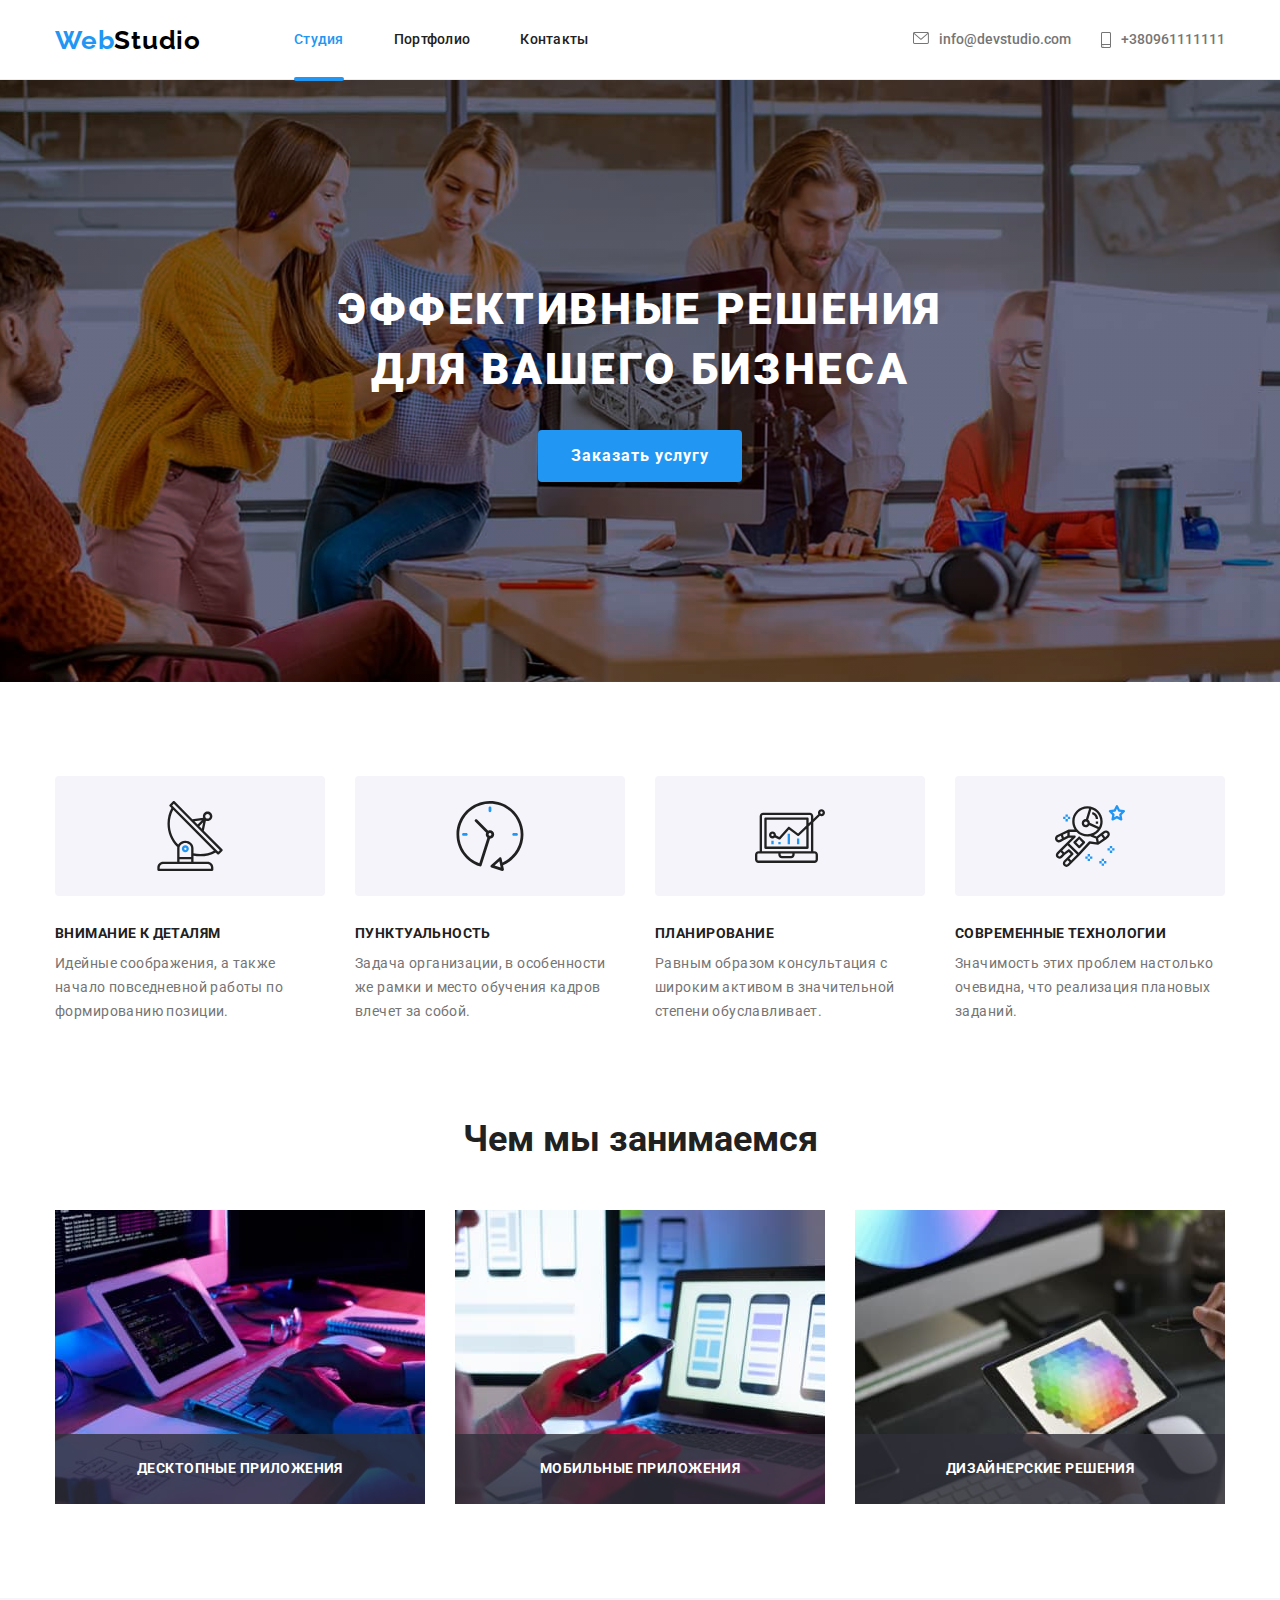
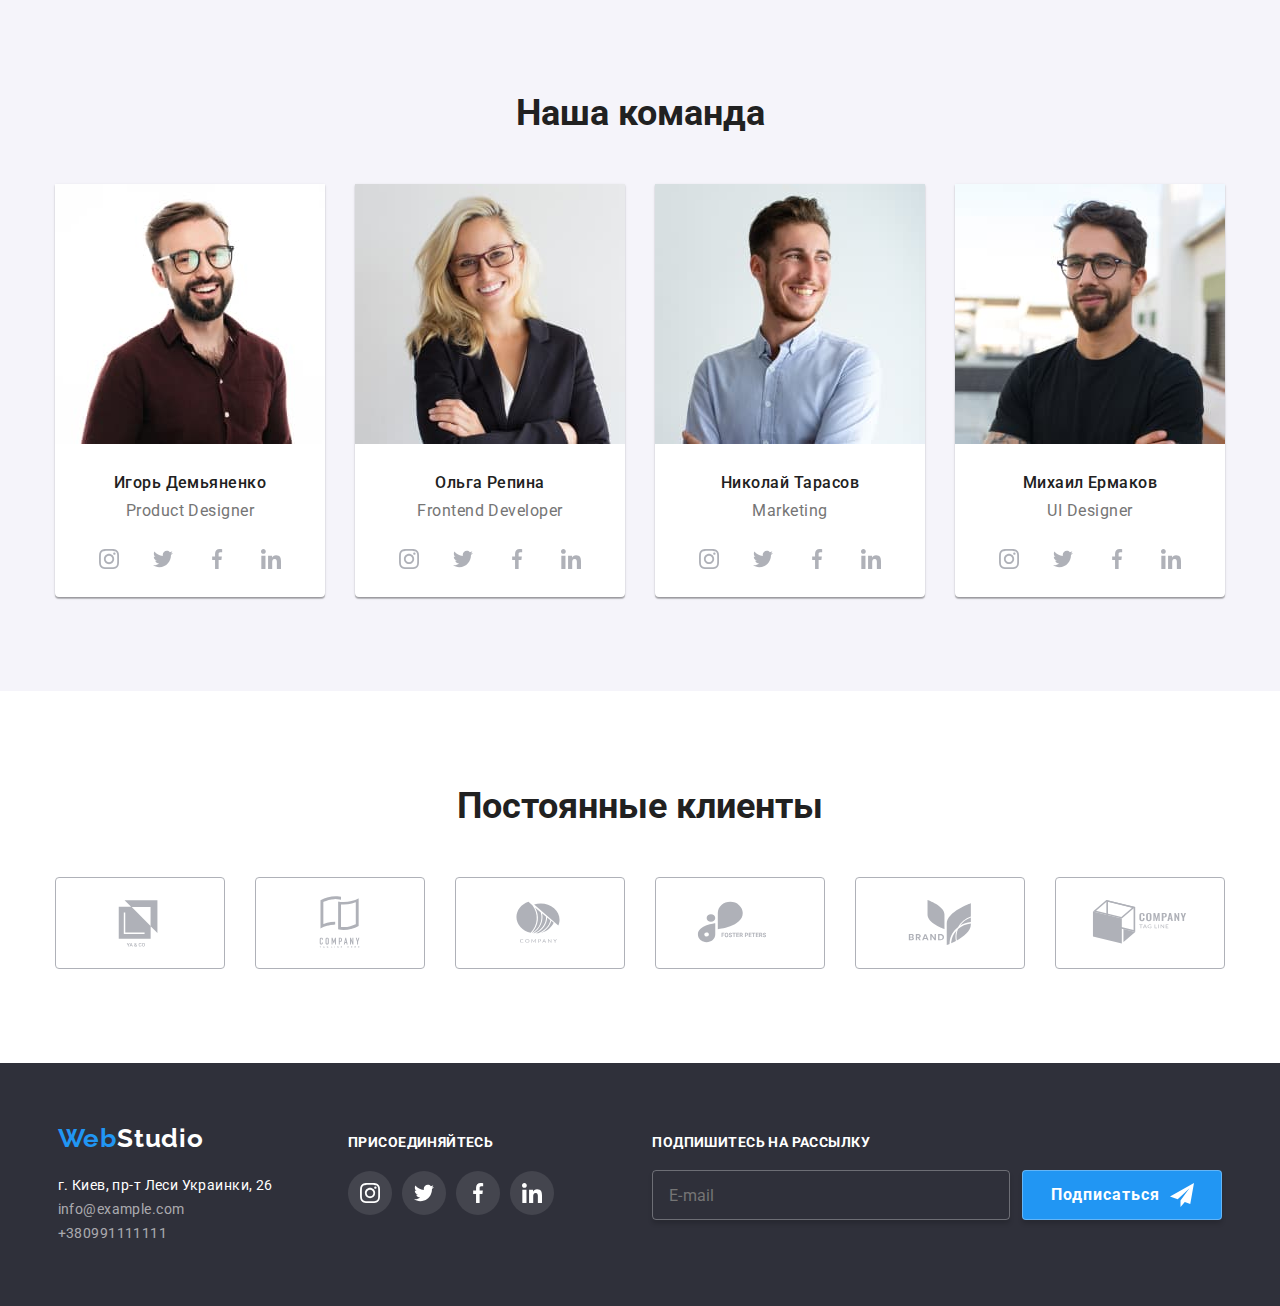
<file: index.html>
<!DOCTYPE html>
<html lang="ru">

<head>
    <meta charset="UTF-8">
    <meta http-equiv="X-UA-Compatible" content="IE=edge">
    <meta name="viewport" content="width=device-width, initial-scale=1.0">
    <link rel="preconnect" href="https://fonts.googleapis.com">
    <link rel="preconnect" href="https://fonts.gstatic.com" crossorigin>
    <link
        href="https://fonts.googleapis.com/css2?family=Raleway:wght@700&family=Roboto:wght@400;500;700;900&display=swap"
        rel="stylesheet">
    <link rel="stylesheet"
        href="https://cdnjs.cloudflare.com/ajax/libs/modern-normalize/1.1.0/modern-normalize.min.css" />
    <link rel="stylesheet" href="./css/main.min.css">
    <title>Студия</title>
</head>

<body data-body>
    <header class="header">
        <div class="container">
            <div class="flex-nav">
                <a class="logo" href="./index.html"><span class="logo__web">Web</span><span
                        class="logo__studio">Studio</span></a>
                <button type="button" class="mobile-menu__button" aria-expanded="false" aria-controls="mobile-menu"
                    data-menu-button>
                    <svg width="40" height="40" aria-label="Переключатель мобильного меню">
                        <use class="mobile-menu__icon" href="./images/sprite.svg#icon-menu-open"></use>
                        <use class="mobile-menu__icon-close" href="./images/sprite.svg#icon-menu-close"></use>
        
                    </svg>
                </button>
        
                
                <div class="mobile-menu" id="mobile-menu" data-menu>
                    <nav class="mobile-menu__nav">
                        <ul class="menu">
                            <li class="menu__list"><a class="menu__link menu__link--active" href="./index.html">Студия</a></li>
                            <li class="menu__list"><a class="menu__link"
                                    href="./portfolio.html">Портфолио</a></li>
                            <li class="menu__list"><a class="menu__link" href="">Контакты</a></li>
                        </ul>
        
                    </nav>
                    <ul class="menu__contact">
                        <li class="contact__item">
                            <a class="contact__link" href="mailto:info@devstudio.com">
                                <svg class="contact__icon" width="16" height="12">
                                    <use href="./images/sprite.svg#icon-email">
                                    </use>
                                </svg>info@devstudio.com</a>
                        </li>
                        <li class="contact__item">
                            <a class="contact__link phone" href="tel:+380961111111">
                                <svg class="contact__icon" width="10" height="16">
                                    <use href="./images/sprite.svg#icon-smartphone-new">
                                    </use>
                                </svg>+380961111111</a>
                        </li>
                    </ul>
                    <ul class="menu__social">
                        <li class="menu__social-list">
                            <a href="#" class="menu__social-link">Instagram</a>
                        </li>
                        <li class="menu__social-list">
                            <a href="#" class="menu__social-link">Twitter</a>
                        </li>
                        <li class="menu__social-list">
                            <a href="#" class="menu__social-link">Facebook</a>
                        </li>
                        <li class="menu__social-list">
                            <a href="#" class="menu__social-link">LinkedIn</a>
                        </li>
                    </ul>
                </div>
                 <ul class="contact">
                        <li class="contact__item">
                            <a class="contact__link" href="mailto:info@devstudio.com">
                                <svg class="contact__icon" width="16" height="12">
                                    <use href="./images/sprite.svg#icon-email">
                                    </use>
                                </svg>info@devstudio.com</a>
                        </li>
                        <li class="contact__item">
                            <a class="contact__link" href="tel:+380961111111">
                                <svg class="contact__icon" width="10" height="16">
                                    <use href="./images/sprite.svg#icon-smartphone-new">
                                    </use>
                                </svg>+380961111111</a>
                        </li>
                    </ul>
                    
                
        
        
        
            </div>
        
        </div>
    </header>

    <main>
        <section class="hero">
            <div class="container">
                <h1 class="hero__title">Эффективные решения для вашего бизнеса</h1>
                <button data-modal-open class="hero__button" type="button">Заказать услугу</button>
            </div>
        </section>

        <section class="section">
            <div class="container">
                <h2 class="visually-hiden">Нашы преимущества</h2>
                <ul class="benefits">
                    <li class="benefits__list">
                        <div class="benefits__item">
                            <svg class="benefits__icon" width="70" height="70">
                                <use href="./images/sprite.svg#icon-antenna"></use>
                            </svg>
                        </div>
                        <h3 class="benefits__title">Внимание к деталям</h3>
                        <p class="benefits__description">Идейные соображения, а также начало повседневной работы по
                            формированию позиции.</p>
                    </li>
                    <li class="benefits__list">
                        <div class="benefits__item">
                            <svg class="benefits__icon" width="70" height="70">
                                <use href="./images/sprite.svg#icon-clock">
                                </use>
                            </svg>
                        </div>
                        <h3 class="benefits__title">Пунктуальность</h3>
                        <p class="benefits__description">Задача организации, в особенности же рамки и место обучения
                            кадров влечет за собой.</p>
                    </li>
                    <li class="benefits__list">
                        <div class="benefits__item">
                            <svg class="benefits__icon" width="70" height="70">
                                <use href="./images/sprite.svg#icon-diagram"></use>
                            </svg>
                        </div>
                        <h3 class="benefits__title">Планирование</h3>
                        <p class="benefits__description">Равным образом консультация с широким активом в значительной
                            степени обуславливает.</p>
                    </li>
                    <li class="benefits__list">
                        <div class="benefits__item">
                            <svg class="benefits__icon" width="70" height="70">
                                <use href="./images/sprite.svg#icon-astronaut"></use>
                            </svg>
                        </div>
                        <h3 class="benefits__title">Современные технологии</h3>
                        <p class="benefits__description">Значимость этих проблем настолько очевидна, что реализация
                            плановых заданий.</p>
                    </li>
                </ul>
            </div>
        </section>

        <section class="section feature">
            <div class="container">
                <h2 class="title">Чем мы занимаемся</h2>
                <ul class="feature-images">
                    <li class="feature-images__list">
                        <img class="feature-images__img" src="./images/image1.jpg" alt="создание" width="370" height="294">
                        <div class="feature-images__position">
                            <h3 class="feature-images__title">Десктопные приложения</h3>
                        </div>
                    </li>
                    <li class="feature-images__list">
                        <img class="feature-images__img" src="./images/image2.jpg" alt="стили" width="370" height="294">
                        <div class="feature-images__position">
                            <h3 class="feature-images__title">Мобильные приложения</h3>
                        </div>
                    </li>
                    <li class="feature-images__list">
                        <img class="feature-images__img" src="./images/image3.jpg" alt="оптимизация" width="370" height="294">
                        <div class="feature-images__position">
                            <h3 class="feature-images__title">Дизайнерские решения</h3>
                        </div>
                    </li>
                </ul>
            </div>
        </section>

        <section class="section command-item">
            <div class="container">
                <h2 class="title">Наша команда</h2>
                <ul class="command">
                    <li class="command__list">
                        <picture>
                            <source
                                srcset="
                                    ./images/igorimgdesk1x.jpg 1x,
                                    ./images/igorimgdesk2x.jpg 2x
                                "
                                media="(min-width: 1200px)"
                            />
                            <source
                                srcset="
                                    ./images/igorimgtablet1x.jpg 1x,
                                    ./images/igorimgtablet2x.jpg 2x
                                "
                                media="(max-width: 1199px)"
                            />
                            <source
                                srcset="
                                    ./images/igorimgmobile1x.jpg 1x,
                                    ./images/igorimgmobile2x.jpg 2x
                                "
                                media="(max-width: 767px)"
                            />
                            
                            
                            <img
                                class="command__photo"
                                src="./images/igorimgmobile1x.jpg"
                                srcset="./images/igorimgmobile2x.jpg 2x"
                                alt="Игорь Демьяненко"
                            />
                        </picture>
                        <div class="team">
                            <h3 class="team__name">Игорь Демьяненко</h3>
                            <p class="team__work">Product Designer</p>
                            <ul class="social">
                                <li class="social__list">
                                    <a href="#" class="social__link">
                                        <svg width="20" height="20">
                                            <use href="./images/sprite.svg#icon-instagram"></use>
                                        </svg>
                                    </a>
                                </li>
                                <li class="social__list">
                                    <a href="#" class="social__link">
                                        <svg width="20" height="20">
                                            <use href="./images/sprite.svg#icon-twitter"></use>
                                        </svg>
                                    </a>
                                </li>
                                <li class="social__list">
                                    <a href="#" class="social__link">
                                        <svg width="20" height="20">
                                            <use href="./images/sprite.svg#icon-facebook"></use>
                                        </svg>
                                    </a>
                                </li>
                                <li class="social__list">
                                    <a href="#" class="social__link">
                                        <svg width="20" height="20">
                                            <use href="./images/sprite.svg#icon-linkedin"></use>
                                        </svg>
                                    </a>
                                </li>
                            </ul>
                        </div>

                    </li>
                    <li class="command__list">
                        <picture>
                            <source
                                srcset="
                                    ./images/repinadesk1x.jpg 1x,
                                    ./images/repinadesk2x.jpg 2x
                                "
                                media="(min-width: 1200px)"
                            />
                            
                            <source
                                srcset="
                                    ./images/repinatablet1x.jpg 1x,
                                    ./images/repinatablet2x.jpg 2x
                                "
                                media="(max-width: 1199px)"
                            />
                            <source
                                srcset="
                                    ./images/repinamobile1x.jpg 1x,
                                    ./images/repinamobile2x.jpg 2x
                                "
                                media="(max-width: 767px)"
                            />
                            
                            <img
                                class="command__photo"
                                src="./images/repinamobile1x.jpg"
                                srcset="./images/repinamobile2x.jpg 2x"
                                alt="Ольга Репина"
                            />
                        </picture>
                        <div class="team">
                            <h3 class="team__name">Ольга Репина</h3>
                            <p class="team__work">Frontend Developer</p>
                            <ul class="social">
                                <li class="social__list">
                                    <a href="#" class="social__link">
                                        <svg width="20" height="20">
                                            <use href="./images/sprite.svg#icon-instagram-1"></use>
                                        </svg>
                                    </a>
                                </li>
                                <li class="social__list">
                                    <a href="#" class="social__link">
                                        <svg width="20" height="20">
                                            <use href="./images/sprite.svg#icon-twitter-1"></use>
                                        </svg>
                                    </a>
                                </li>
                                <li class="social__list">
                                    <a href="#" class="social__link">
                                        <svg width="20" height="20">
                                            <use href="./images/sprite.svg#icon-facebook-1"></use>
                                        </svg>
                                    </a>
                                </li>
                                <li class="social__list">
                                    <a href="#" class="social__link">
                                        <svg width="20" height="20">
                                            <use href="./images/sprite.svg#icon-linkedin-1"></use>
                                        </svg>
                                    </a>
                                </li>
                            </ul>
                        </div>
                    </li>
                    <li class="command__list">
                        <picture>
                            <source
                                srcset="
                                    ./images/tarasovdesk1x.jpg 1x,
                                    ./images/tarasovdesk2x.jpg 2x
                                "
                                media="(min-width: 1200px)"
                            />
                            <source
                            srcset="
                                ./images/tarasovtablet1x.jpg 1x,
                                ./images/tarasovtablet2x.jpg 2x
                            "
                            media="(max-width: 1199px)"
                             />
                            <source
                                srcset="
                                    ./images/tarasovmobile1x.jpg 1x,
                                    ./images/tarasovmobile2x.jpg 2x
                                "
                                media="(max-width: 767px)"
                            />
                           
                            
                            <img
                                class="command__photo"
                                src="./images/tarasovmobile1x.jpg"
                                srcset="./images/tarasovmobile2x.jpg 2x"
                                alt="Николай Тарасов"
                            />
                        </picture>
                        <div class="team">
                            <h3 class="team__name">Николай Тарасов</h3>
                            <p class="team__work">Marketing</p>
                            <ul class="social">
                                <li class="social__list">
                                    <a href="#" class="social__link">
                                        <svg width="20" height="20">
                                            <use href="./images/sprite.svg#icon-instagram-1"></use>
                                        </svg>
                                    </a>
                                </li>
                                <li class="social__list">
                                    <a href="#" class="social__link">
                                        <svg width="20" height="20">
                                            <use href="./images/sprite.svg#icon-twitter-1"></use>
                                        </svg>
                                    </a>
                                </li>
                                <li class="social__list">
                                    <a href="#" class="social__link">
                                        <svg width="20" height="20">
                                            <use href="./images/sprite.svg#icon-facebook-1"></use>
                                        </svg>
                                    </a>
                                </li>
                                <li class="social__list">
                                    <a href="#" class="social__link">
                                        <svg width="20" height="20">
                                            <use href="./images/sprite.svg#icon-linkedin-1"></use>
                                        </svg>
                                    </a>
                                </li>
                            </ul>
                        </div>
                    </li>
                    <li class="command__list">
                        <picture>
                            <source
                                srcset="
                                    ./images/yermakovdesk1x.jpg 1x,
                                    ./images/yermakovdesk2x.jpg 2x
                                "
                                media="(min-width: 1200px)"
                            />
                            <source
                                srcset="
                                    ./images/yermakovtablet1x.jpg 1x,
                                    ./images/yermakovtablet2x.jpg 2x
                                "
                                media="(max-width: 1199px)"
                            />
                            
                            <source
                                srcset="
                                    ./images/yermakovmobile1x.jpg 1x,
                                    ./images/yermakovmobile2x.jpg 2x
                                "
                                media="(max-width: 767px)"
                            />
                            <img
                                class="command__photo"
                                src="./images/yermakovmobile1x.jpg"
                                srcset="./images/yermakovmobile2x.jpg 2x"
                                alt="Михаил Ермаков"
                            />
                        </picture>
                        <div class="team">
                            <h3 class="team__name">Михаил Ермаков</h3>
                            <p class="team__work">UI Designer</p>
                            <ul class="social">
                                <li class="social__list">
                                    <a href="#" class="social__link">
                                        <svg width="20" height="20">
                                            <use href="./images/sprite.svg#icon-instagram-1"></use>
                                        </svg>
                                    </a>
                                </li>
                                <li class="social__list">
                                    <a href="#" class="social__link">
                                        <svg width="20" height="20">
                                            <use href="./images/sprite.svg#icon-twitter-1"></use>
                                        </svg>
                                    </a>
                                </li>
                                <li class="social__list">
                                    <a href="#" class="social__link">
                                        <svg width="20" height="20">
                                            <use href="./images/sprite.svg#icon-facebook-1"></use>
                                        </svg>
                                    </a>
                                </li>
                                <li class="social__list">
                                    <a href="#" class="social__link">
                                        <svg width="20" height="20">
                                            <use href="./images/sprite.svg#icon-linkedin-1"></use>
                                        </svg>
                                    </a>
                                </li>
                            </ul>
                        </div>
                    </li>
                </ul>
            </div>
        </section>
        <section class="section">
            <div class="container">
                <h2 class="title">Постоянные клиенты</h2>
                <ul class="client">
                    <li class="client__item">
                        <a href="#" class="client__link">
                            <svg width="106" height="60">
                                <use href="./images/sprite.svg#icon-logo-new"></use>
                            </svg>
                        </a>

                    </li>
                    <li class="client__item">
                        <a href="#" class="client__link">
                            <svg width="106"
                                height="60">
                                <use href="./images/sprite.svg#icon-logo-new-1"></use>
                            </svg>
                        </a>

                    </li>
                    <li class="client__item">
                        <a href="#" class="client__link">
                            <svg width="106" height="60">
                                <use href="./images/sprite.svg#icon-logo-new-2"></use>
                            </svg>
                        </a>

                    </li>
                    <li class="client__item"><a href="#" class="client__link">
                            <svg width="106" height="60">
                                <use href="./images/sprite.svg#icon-logo-new-3"></use>
                            </svg>
                        </a>

                    </li>
                    <li class="client__item"><a href="#" class="client__link">
                            <svg width="106" height="60">
                                <use href="./images/sprite.svg#icon-logo-new-4"></use>
                            </svg>
                        </a>

                    </li>
                    <li class="client__item"><a href="#" class="client__link">
                            <svg width="106" height="60">
                                <use href="./images/sprite.svg#icon-logo-new-5"></use>
                            </svg>
                        </a>

                    </li>
                </ul>
            </div>
        </section>
    </main>

    <footer class="footer">
        <div class="container">
            <div class="footer-position">
                <div class="footer-adress">
                    <a class="footer-adress__logo" href="index.html"><span class="logo__web">Web</span><span
                        class="logo__foot">Studio</span></a>
                        <address class="adress">
                            <ul class="adress__nav">
                                <li class="adress__link">
                                    <a class="adress__maplink"
                                        href="https://www.google.com/maps/place/%D0%B1%D1%83%D0%BB.+%D0%9B%D0%B5%D1%81%D0%B8+%D0%A3%D0%BA%D1%80%D0%B0%D0%B8%D0%BD%D0%BA%D0%B8,+26,+%D0%9A%D0%B8%D0%B5%D0%B2,+02000/@50.4265807,30.5361971,17z/data=!3m1!4b1!4m5!3m4!1s0x40d4cf0e033ecbe9:0x57a4dffefec77da0!8m2!3d50.4265807!4d30.5383858">г.
                                        Киев, пр-т Леси Украинки, 26</a>
                                </li>
                                <li class="adress__link">
                                    <a class="adress__contacts" href="mailto:info@example.com">info@example.com</a>
                                </li>
                                <li class="adress__link">
                                    <a class="adress__contacts" href="tel:+380991111111">+380991111111</a>
                                </li>
                            </ul>
                        </address>
                </div>
                <div class="social-link-footer">
                    <h3 class="social-link-footer__title">Присоединяйтесь</h3>
                    <ul class="footer-icon">
                        <li class="footer-icon__list">
                            <a href="#" class="footer-icon__link">
                                <svg width="20" height="20">
                                    <use href="./images/sprite.svg#icon-instagram"></use>
                                </svg>
                            </a>
                        </li>
                        <li class="footer-icon__list">
                            <a href="#" class="footer-icon__link">
                                <svg width="20" height="20">
                                    <use href="./images/sprite.svg#icon-twitter"></use>
                                </svg>
                            </a>
                        </li>
                        <li class="footer-icon__list">
                            <a href="#" class="footer-icon__link">
                                <svg width="20" height="20">
                                    <use href="./images/sprite.svg#icon-facebook"></use>
                                </svg>
                            </a>
                        </li>
                        <li class="footer-icon__list">
                            <a href="#" class="footer-icon__link">
                                <svg width="20" height="20">
                                    <use href="./images/sprite.svg#icon-linkedin"></use>
                                </svg>
                            </a>
                        </li>
                    </ul>
                </div>
                
                    
                <div class="footer-form">
                    
                    <form class="form">
                        <div class="form__item">
                            <label class="footer-form__title" for="email">
                                Подпишитесь на рассылку
                            </label>
                            
                            <input type="email" name="email" id="email" placeholder="E-mail">
                        </div>
                        <div class="form__item">
                            <button class="form__button" type="submit">Подписаться
                                <svg class="form__icon" width="24" height="24">
                                    <use href="./images/sprite.svg#icon-telegram"></use>
                                </svg>
                            </button>
                        </div>
                    </form>
                </div>
                
            </div>
        </div>
    </footer>
    <div class="backdrop is-hidden" data-modal>
        <div class="modal">
            <button class="modal__button" data-modal-close>
                <svg class="modal__close" width="18" height="18">
                    <use href="./images/sprite.svg#icon-close"></use>
                </svg>
            </button>
            <h3 class="modal__title">Оставьте свои данные, мы вам перезвоним</h3>
            <form>
                <div class="modal-form">
                    <label class="modal-form__label" for="name">
                        Имя
                        <input class="modal-form__input" type="text" name="name" id="name">
                        <svg class="modal-form__icons" width="18" height="18">
                            <use href="./images/sprite.svg#icon-modal-1"></use>
                        </svg>
                    </label>
                </div>
            
                <div class="modal-form">
                    <label class="modal-form__label" for="tel">
                        Телефон
                        <input class="modal-form__input" type="tel" name="tel" id="tel">
                        <svg class="modal-form__icons" width="18" height="18">
                            <use href="./images/sprite.svg#icon-modal-2"></use>
                        </svg>
                    </label>
                </div>
                <div class="modal-form">
                    <label class="modal-form__label" for="mail">
                        Почта
                        <input class="modal-form__input" type="email" name="mail" id="mail">
                        <svg class="modal-form__icons" width="18" height="18">
                            <use href="./images/sprite.svg#icon-modal-3"></use>
                        </svg>
                    </label>
                </div>
                <div class="modal-comment">
                    <label class="modal-comment__textfield" for="comment">
                        Комментарий
            
                    </label>
                    <textarea class="modal-comment__textarea" name="comment" id="comment" placeholder="Введите текст"></textarea>
            
                </div>
            
                <div class="checkbox">
                    <label class="checkbox__label">
                        <input class="checkbox__input" type="checkbox">
                        <span class="checkbox__icon"></span>
                        <span>Соглашаюсь с рассылкой и принимаю
                            <a href="" class="checkbox__policy">Условия договора</a> </span>
                    </label>
                </div>
            
                <div class="modal-submit">
                    <button class="modal-submit__button" type="submit">Отправить</button>
                </div>
            
            
            </form>
        </div>
    
   </div>
    <script src="./js/menu.js"></script>
    <script src="./js/modal.js"></script>
</body>

</html>
</file>
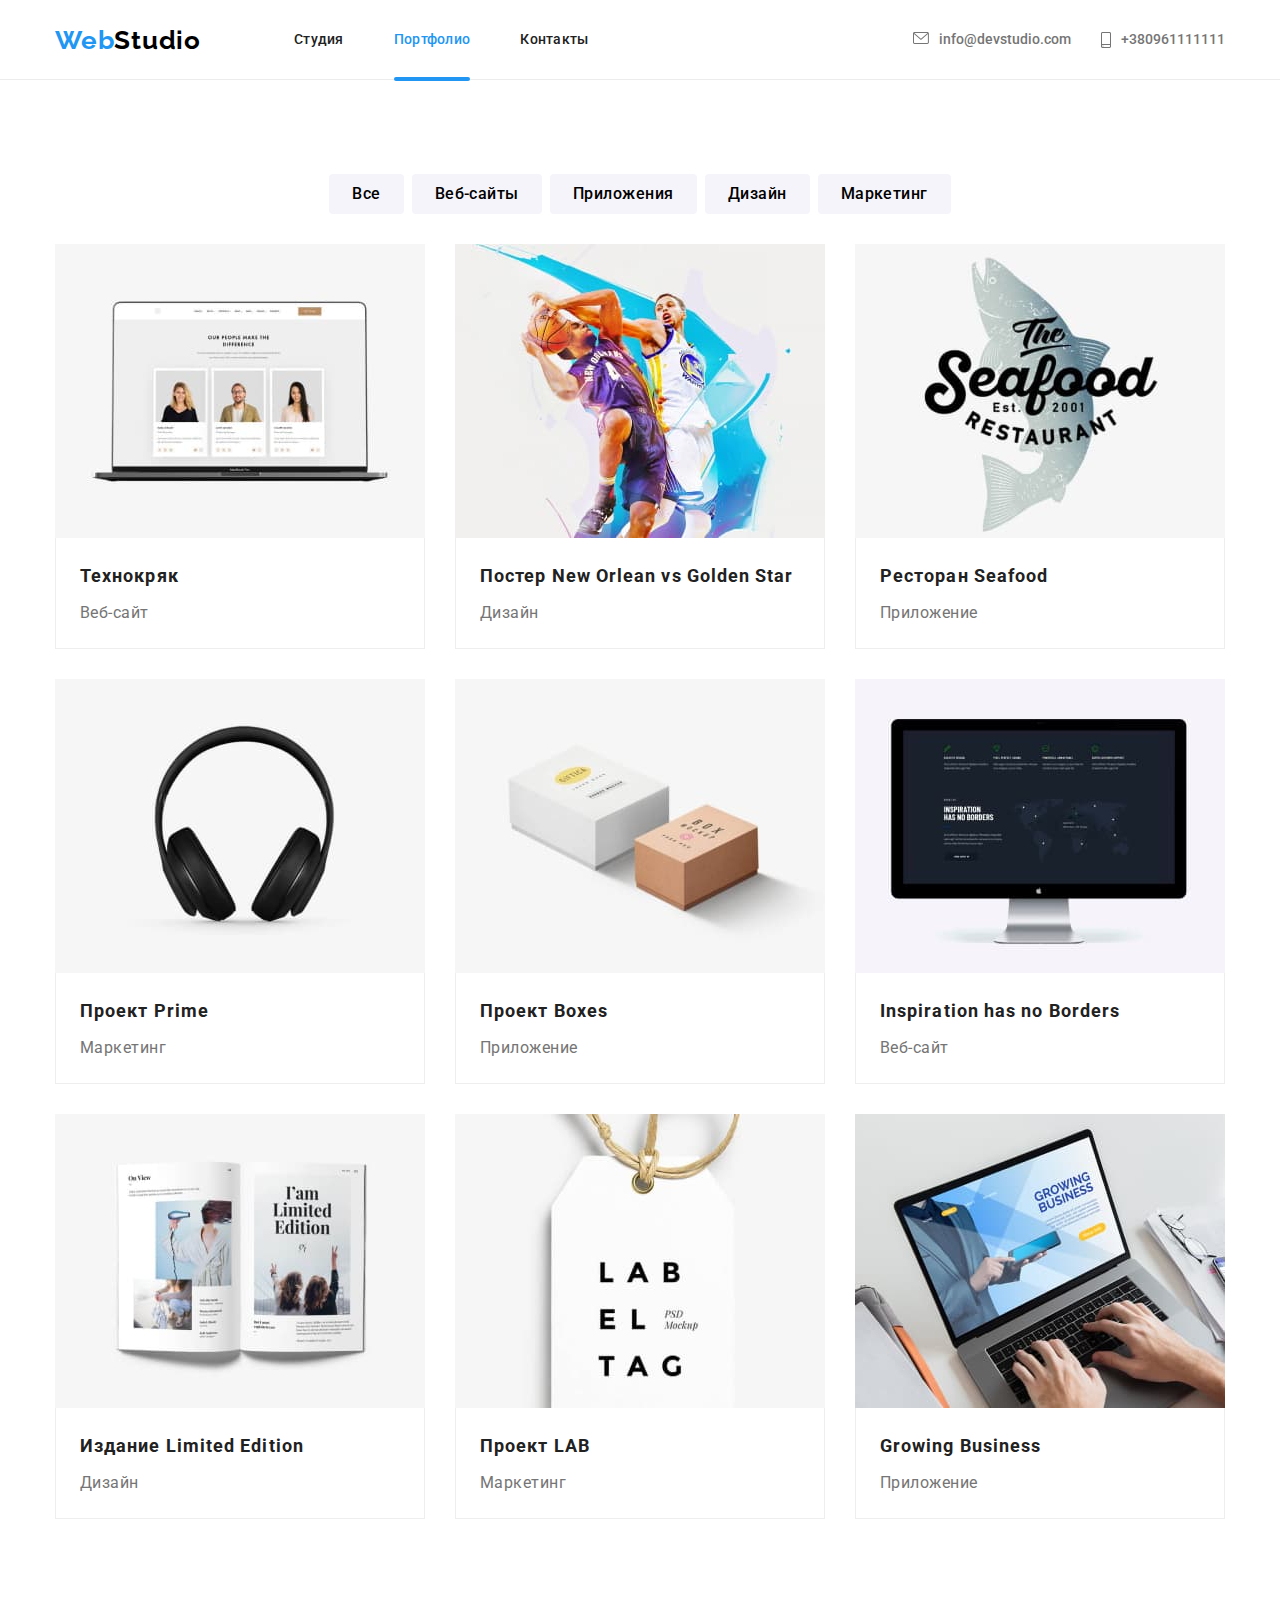
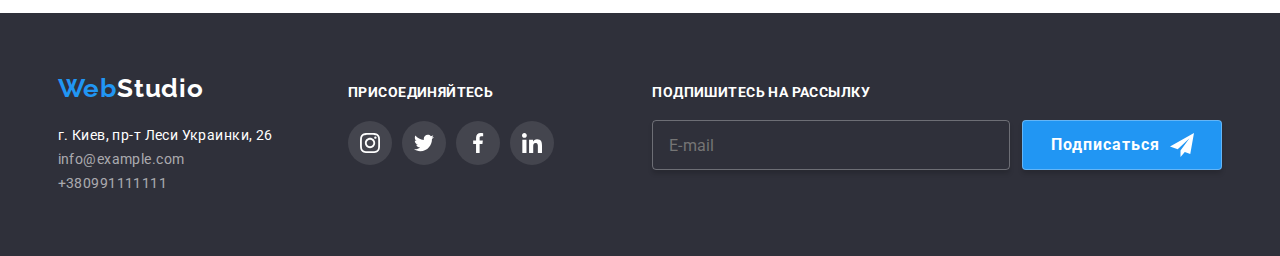
<file: portfolio.html>
<!DOCTYPE html>
<html lang="ru">

<head>
    <meta charset="UTF-8" />
    <meta http-equiv="X-UA-Compatible" content="IE=edge" />
    <meta name="viewport" content="width=device-width, initial-scale=1.0" />
    <link rel="preconnect" href="https://fonts.googleapis.com" />
    <link rel="preconnect" href="https://fonts.gstatic.com" crossorigin />
    <link
        href="https://fonts.googleapis.com/css2?family=Raleway:wght@700&family=Roboto:wght@400;500;700;900&display=swap"
        rel="stylesheet" />
    <link rel="stylesheet"
        href="https://cdnjs.cloudflare.com/ajax/libs/modern-normalize/1.1.0/modern-normalize.min.css" />
    <link rel="stylesheet" href="./css/main.min.css" />
    <title>Портфолио</title>
</head>

<body>
    <header class="header">
        <div class="container header__container">
            <div class="flex-nav">
                <a class="logo" href="./index.html"><span class="logo__web">Web</span><span
                        class="logo__studio">Studio</span></a>
                <button type="button" class="mobile-menu__button" aria-expanded="false" aria-controls="mobile-menu"
                    data-menu-button>
                    <svg width="40" height="40" aria-label="Переключатель мобильного меню">
                        <use class="mobile-menu__icon" href="./images/sprite.svg#icon-menu-open"></use>
                        <use class="mobile-menu__icon-close" href="./images/sprite.svg#icon-menu-close"></use>
        
                    </svg>
                </button>
        
                
                <div class="mobile-menu" id="mobile-menu" data-menu>
                    <nav class="mobile-menu__nav">
                        <ul class="menu">
                            <li class="menu__list"><a class="menu__link" href="./index.html">Студия</a></li>
                            <li class="menu__list"><a class="menu__link menu__link--active"
                                    href="./portfolio.html">Портфолио</a></li>
                            <li class="menu__list"><a class="menu__link" href="">Контакты</a></li>
                        </ul>
        
                    </nav>
                    <ul class="menu__contact">
                        <li class="contact__item">
                            <a class="contact__link" href="mailto:info@devstudio.com">
                                <svg class="contact__icon" width="16" height="12">
                                    <use href="./images/sprite.svg#icon-email">
                                    </use>
                                </svg>info@devstudio.com</a>
                        </li>
                        <li class="contact__item">
                            <a class="contact__link phone" href="tel:+380961111111">
                                <svg class="contact__icon" width="10" height="16">
                                    <use href="./images/sprite.svg#icon-smartphone-new">
                                    </use>
                                </svg>+380961111111</a>
                        </li>
                    </ul>
                    <ul class="menu__social">
                        <li class="menu__social-list">
                            <a href="#" class="menu__social-link">Instagram</a>
                        </li>
                        <li class="menu__social-list">
                            <a href="#" class="menu__social-link">Twitter</a>
                        </li>
                        <li class="menu__social-list">
                            <a href="#" class="menu__social-link">Facebook</a>
                        </li>
                        <li class="menu__social-list">
                            <a href="#" class="menu__social-link">LinkedIn</a>
                        </li>
                    </ul>
                </div>
                 <ul class="contact">
                        <li class="contact__item">
                            <a class="contact__link" href="mailto:info@devstudio.com">
                                <svg class="contact__icon" width="16" height="12">
                                    <use href="./images/sprite.svg#icon-email">
                                    </use>
                                </svg>info@devstudio.com</a>
                        </li>
                        <li class="contact__item">
                            <a class="contact__link" href="tel:+380961111111">
                                <svg class="contact__icon" width="10" height="16">
                                    <use href="./images/sprite.svg#icon-smartphone-new">
                                    </use>
                                </svg>+380961111111</a>
                        </li>
                    </ul>
                    
                
        
        
        
            </div>
        
        </div>
    </header>

    <main>
        <section class="section">
            <div class="container">
                <h1 class="visually-hiden">Нашы проекты</h1>
                <ul class="portfolio-buttons">
                    <li class="portfolio-buttons__list">
                        <button type="button" class="portfolio-buttons__filter">Все</button>
                    </li>
                    <li class="portfolio-buttons__list">
                        <button type="button" class="portfolio-buttons__filter">Веб-сайты</button>
                    </li>
                    <li class="portfolio-buttons__list">
                        <button type="button" class="portfolio-buttons__filter">Приложения</button>
                    </li>
                    <li class="portfolio-buttons__list">
                        <button type="button" class="portfolio-buttons__filter">Дизайн</button>
                    </li>
                    <li class="portfolio-buttons__list">
                        <button type="button" class="portfolio-buttons__filter">Маркетинг</button>
                    </li>
                </ul>
                <ul class="portfolio-image">
                    <li class="portfolio-image__list">
                        <a href="#" class="portfolio-image__link">
                            <div class="overlay">
                                <picture>
                                    <source
                                        srcset="
                                            ./images/technodesk1x.jpg 1x,
                                            ./images/technodesk2x.jpg 2x
                                        "
                                        media="(min-width: 1200px)"
                                    />
                                    <source
                                        srcset="
                                            ./images/technotablet1x.jpg 1x,
                                            ./images/technotablet2x.jpg 2x
                                        "
                                        media="(max-width: 1199px)"
                                    />
                                    <source
                                        srcset="
                                            ./images/techno1x.jpg 1x,
                                            ./images/technomobile2x.jpg 2x
                                        "
                                        media="(max-width: 767px)"
                                    />
                                    
                                    
                                    <img
                                        class="portfolio-image__photo"
                                        src="./images/technodesk1x.jpg"
                                        alt="Технокряк"
                                    />
                                </picture>
                       
                       
                                <p class="overlay__title">
                                Ресурс предлагает комплексные предложения с разным уровнем
                                функционала и сервисов. Все это позволит посетителю получить
                                исчерпывающие сведения о компании или частном лице.
                                </p>
                            </div>
                            <div class="product">
                                <h2 class="product__name">Технокряк</h2>
                                <p class="product__link">Веб-сайт</p>
                            </div>
                        </a>
                        </li>
                    <li class="portfolio-image__list">
                        <a href="#" class="portfolio-image__link">
                            <picture>
                                <source
                                    srcset="
                                        ./images/orleandesk1x.jpg 1x,
                                        ./images/orleandesk2x.jpg 2x
                                    "
                                    media="(min-width: 1200px)"
                                />
                                <source
                                    srcset="
                                        ./images/orleantablet1x.jpg 1x,
                                        ./images/orleantablet2x.jpg 2x
                                    "
                                    media="(max-width: 1199px)"
                                />
                                <source
                                    srcset="
                                        ./images/orlean1x.jpg 1x,
                                        ./images/orleanmobile2x.jpg 2x
                                    "
                                    media="(max-width: 767px)"
                                />
                                
                                
                                <img
                                    class="portfolio-image__photo"
                                    src="./images/orleandesk1x.jpg"
                                    alt="Орлеан"
                                />
                            </picture>

                            <div class="product">
                                <h2 class="product__name">Постер New Orlean vs Golden Star</h2>
                                <p class="product__link">Дизайн</p>
                            </div>
                        </a>
                    </li>
                    <li class="portfolio-image__list">
                        <a href="#" class="portfolio-image__link">
                            <picture>
                                <source
                                    srcset="
                                        ./images/seafooddesk1x.jpg 1x,
                                        ./images/seafooddesk2x.jpg 2x
                                    "
                                    media="(min-width: 1200px)"
                                />
                                <source
                                    srcset="
                                        ./images/seafoodtablet1x.jpg 1x,
                                        ./images/seafoodtablet2x.jpg 2x
                                    "
                                    media="(max-width: 1199px)"
                                />
                                <source
                                    srcset="
                                        ./images/seafood1x.jpg 1x,
                                        ./images/seafoodmobile2x.jpg 2x
                                    "
                                    media="(max-width: 767px)"
                                />
                                
                                
                                <img
                                    class="portfolio-image__photo"
                                    src="./images/seafooddesk1x.jpg"
                                    alt="Seafood"
                                />
                            </picture>
                            <div class="product">
                                <h2 class="product__name">Ресторан Seafood</h2>
                                <p class="product__link">Приложение</p>
                            </div>
                        </a>
                    </li>
                    <li class="portfolio-image__list">
                        <a href="#" class="portfolio-image__link">
                            <picture>
                                <source
                                    srcset="
                                        ./images/primedesk1x.jpg 1x,
                                        ./images/primedesk2x.jpg 2x
                                    "
                                    media="(min-width: 1200px)"
                                />
                                <source
                                    srcset="
                                        ./images/primetablet1x.jpg 1x,
                                        ./images/primetablet2x.jpg 2x
                                    "
                                    media="(max-width: 1199px)"
                                />
                                <source
                                    srcset="
                                        ./images/prime1x.jpg 1x,
                                        ./images/primemobile2x.jpg 2x
                                    "
                                    media="(max-width: 767px)"
                                />
                                
                                
                                <img
                                    class="portfolio-image__photo"
                                    src="./images/sprimedesk1x.jpg"
                                    alt="Prime"
                                />
                            </picture>
                            <div class="product">
                                <h2 class="product__name">Проект Prime</h2>
                                <p class="product__link">Маркетинг</p>
                            </div>
                        </a>
                    </li>
                    <li class="portfolio-image__list">
                        <a href="#" class="portfolio-image__link">
                            <picture>
                                <source
                                    srcset="
                                        ./images/boxesdesk1x.jpg 1x,
                                        ./images/boxesdesk2x.jpg 2x
                                    "
                                    media="(min-width: 1200px)"
                                />
                                <source
                                    srcset="
                                        ./images/boxestablet1x.jpg 1x,
                                        ./images/boxestablet2x.jpg 2x
                                    "
                                    media="(max-width: 1199px)"
                                />
                                <source
                                    srcset="
                                        ./images/boxes1x.jpg 1x,
                                        ./images/boxesmobile2x.jpg 2x
                                    "
                                    media="(max-width: 767px)"
                                />
                                
                                
                                <img
                                    class="portfolio-image__photo"
                                    src="./images/boxesdesk1x.jpg"
                                    alt="Boxes"
                                />
                            </picture>
                            <div class="product">
                                <h2 class="product__name">Проект Boxes</h2>
                                <p class="product__link">Приложение</p>
                            </div>
                        </a>
                    </li>
                    <li class="portfolio-image__list">
                        <a href="#" class="portfolio-image__link">
                            <picture>
                                <source
                                    srcset="
                                        ./images/inspirationedesk1x.jpg 1x,
                                        ./images/inspirationedesk2x.jpg 2x
                                    "
                                    media="(min-width: 1200px)"
                                />
                                <source
                                    srcset="
                                        ./images/inspirationtablet1x.jpg 1x,
                                        ./images/inspirationtablet2x.jpg 2x
                                    "
                                    media="(max-width: 1199px)"
                                />
                                <source
                                    srcset="
                                        ./images/boxes1x.jpg 1x,
                                        ./images/inspirationmobile2x.jpg 2x
                                    "
                                    media="(max-width: 767px)"
                                />
                                
                                
                                <img
                                    class="portfolio-image__photo"
                                    src="./images/inspirationedesk1x.jpg"
                                    alt="Boxes"
                                />
                            </picture>
                            <div class="product">
                                <h2 class="product__name">Inspiration has no Borders</h2>
                                <p class="product__link">Веб-сайт</p>
                            </div>
                        </a>
                    </li>
                    <li class="portfolio-image__list">
                        <picture>
                            <source
                                srcset="
                                    ./images/limiteddesk1x.jpg 1x,
                                    ./images/limiteddesk2x.jpg 2x
                                "
                                media="(min-width: 1200px)"
                            />
                            <source
                                srcset="
                                    ./images/limitedtablet1x.jpg 1x,
                                    ./images/limitedtablet2x.jpg 2x
                                "
                                media="(max-width: 1199px)"
                            />
                            <source
                                srcset="
                                    ./images/limited1x.jpg 1x,
                                    ./images/limitedmobile2x.jpg 2x
                                "
                                media="(max-width: 767px)"
                            />
                            
                            
                            <img
                                class="portfolio-image__photo"
                                src="./images/limiteddesk1x.jpg"
                                alt="limited"
                            />
                        </picture>
                            <div class="product">
                                <h2 class="product__name">Издание Limited Edition</h2>
                                <p class="product__link">Дизайн</p>
                            </div>
                        
                    </li>
                    <li class="portfolio-image__list">
                        <a href="#" class="portfolio-image__link">
                            <picture>
                                <source
                                    srcset="
                                        ./images/labdesk1x.jpg 1x,
                                        ./images/labdesk2x.jpg 2x
                                    "
                                    media="(min-width: 1200px)"
                                />
                                <source
                                    srcset="
                                        ./images/labtablet1x.jpg 1x,
                                        ./images/labtablet2x.jpg 2x
                                    "
                                    media="(max-width: 1199px)"
                                />
                                <source
                                    srcset="
                                        ./images/lab1x.jpg 1x,
                                        ./images/labmobile2x.jpg 2x
                                    "
                                    media="(max-width: 767px)"
                                />
                                
                                
                                <img
                                    class="portfolio-image__photo"
                                    src="./images/labdesk1x.jpg"
                                    alt="lab"
                                />
                            </picture>
                            <div class="product">
                                <h2 class="product__name">Проект LAB</h2>
                                <p class="product__link">Маркетинг</p>
                            </div>
                        </a>
                    </li>
                    <li class="portfolio-image__list">
                        <a href="#" class="portfolio-image__link">
                            <picture>
                                <source
                                    srcset="
                                        ./images/growdesk1x.jpg 1x,
                                        ./images/growdesk2x.jpg 2x
                                    "
                                    media="(min-width: 1200px)"
                                />
                                <source
                                    srcset="
                                        ./images/growtablet1x.jpg 1x,
                                        ./images/growtablet2x.jpg 2x
                                    "
                                    media="(max-width: 1199px)"
                                />
                                <source
                                    srcset="
                                        ./images/grow1x.jpg 1x,
                                        ./images/growmobile2x.jpg 2x
                                    "
                                    media="(max-width: 767px)"
                                />
                                
                                
                                <img
                                    class="portfolio-image__photo"
                                    src="./images/growdesk1x.jpg"
                                    alt="Grow"
                                />
                            </picture>
                            <div class="product">
                                <h2 class="product__name">Growing Business</h2>
                                <p class="product__link">Приложение</p>
                            </div>
                        </a>
                    </li>
                </ul>
            </div>
        </section>
    </main>
    <footer class="footer">
        <div class="container">
            <div class="footer-position">
                <div class="footer-adress">
                    <a class="footer-adress__logo" href="index.html"><span class="logo__web">Web</span><span
                        class="logo__foot">Studio</span></a>
                        <address class="adress">
                            <ul class="adress__nav">
                                <li class="adress__link">
                                    <a class="adress__maplink"
                                        href="https://www.google.com/maps/place/%D0%B1%D1%83%D0%BB.+%D0%9B%D0%B5%D1%81%D0%B8+%D0%A3%D0%BA%D1%80%D0%B0%D0%B8%D0%BD%D0%BA%D0%B8,+26,+%D0%9A%D0%B8%D0%B5%D0%B2,+02000/@50.4265807,30.5361971,17z/data=!3m1!4b1!4m5!3m4!1s0x40d4cf0e033ecbe9:0x57a4dffefec77da0!8m2!3d50.4265807!4d30.5383858">г.
                                        Киев, пр-т Леси Украинки, 26</a>
                                </li>
                                <li class="adress__link">
                                    <a class="adress__contacts" href="mailto:info@example.com">info@example.com</a>
                                </li>
                                <li class="adress__link">
                                    <a class="adress__contacts" href="tel:+380991111111">+380991111111</a>
                                </li>
                            </ul>
                        </address>
                </div>
                <div class="social-link-footer">
                    <h3 class="social-link-footer__title">Присоединяйтесь</h3>
                    <ul class="footer-icon">
                        <li class="footer-icon__list">
                            <a href="#" class="footer-icon__link">
                                <svg width="20" height="20">
                                    <use href="./images/sprite.svg#icon-instagram"></use>
                                </svg>
                            </a>
                        </li>
                        <li class="footer-icon__list">
                            <a href="#" class="footer-icon__link">
                                <svg width="20" height="20">
                                    <use href="./images/sprite.svg#icon-twitter"></use>
                                </svg>
                            </a>
                        </li>
                        <li class="footer-icon__list">
                            <a href="#" class="footer-icon__link">
                                <svg width="20" height="20">
                                    <use href="./images/sprite.svg#icon-facebook"></use>
                                </svg>
                            </a>
                        </li>
                        <li class="footer-icon__list">
                            <a href="#" class="footer-icon__link">
                                <svg width="20" height="20">
                                    <use href="./images/sprite.svg#icon-linkedin"></use>
                                </svg>
                            </a>
                        </li>
                    </ul>
                </div>
                
                    
                <div class="footer-form">
                    
                    <form class="form">
                        <div class="form__item">
                            <label class="footer-form__title" for="email">
                                Подпишитесь на рассылку
                            </label>
                            
                            <input type="email" name="email" id="email" placeholder="E-mail">
                        </div>
                        <div class="form__item">
                            <button class="form__button" type="submit">Подписаться
                                <svg class="form__icon" width="24" height="24">
                                    <use href="./images/sprite.svg#icon-telegram"></use>
                                </svg>
                            </button>
                        </div>
                    </form>
                </div>
                
            </div>
        </div>
    </footer>
    <script src="./js/menu.js"></script>
</body>

</html>
</file>
<file: css/main.min.css>
:root{--main-color: #212121;--secondary-color: #757575;--adress-hero-color: #FFFFFF;--hover-color: #2196F3;--hero-bgc: #2F303A;--header-border-color: #ECECEC;--image-border-color: #EEEEEE;--first-logo-color: #000000;--second-logo-color: #2196F3;--footer-contacts-color: rgba(255, 255, 255, 0.6);--footer-bgc: #2F303A;--section-command-bgc: #F5F4FA;--button-hover-bgc: rgba(24, 140, 232, 1);--general-font: 'Roboto', sans-serif;--secondary-font: 'Raleway', sans-serif;--button-font-family: inherit;--clients-icon-color: #AFB1B8}html{-webkit-box-sizing:border-box;box-sizing:border-box}*,*::before,*::after{-webkit-box-sizing:inherit;box-sizing:inherit}ul,li,p,span,h1,h2,h3{margin:0;padding:0}body{color:var(--main-color);font-family:var(--general-font),var(--secondary-font)}.body--scroll-hidden{-ms-overflow-style:none;scrollbar-width:none;overflow-y:hidden}.body--scroll-hidden::-webkit-scrollbar{display:none}.section{padding-top:60px;padding-bottom:60px}@media screen and (min-width: 1024px){.section{padding-top:94px;padding-bottom:94px}}.container{padding-left:15px;padding-right:15px;margin-left:auto;margin-right:auto}@media screen and (min-width: 480px){.container{width:480px}}@media screen and (min-width: 768px){.container{width:768px}}@media screen and (min-width: 1200px){.container{width:1200px}}.header{height:60px;border-bottom:1px solid var(--header-border-color);-webkit-box-sizing:border-box;box-sizing:border-box;background-color:var(--adress-hero-color)}@media screen and (min-width: 768px){.header{height:80px}}.logo{display:block;padding:16px 0;font-family:var(--secondary-font);font-weight:700;font-size:24px;line-height:1.19;letter-spacing:0.03em;text-decoration:none;text-align:left}@media screen and (min-width: 768px){.logo{padding:0;margin-right:83px;text-align:center}}@media screen and (min-width: 1200px){.logo{margin-right:93px;font-size:26px}}.logo__web{color:var(--second-logo-color)}.logo__studio{color:var(--first-logo-color)}@media screen and (max-width: 767px){.menu__contact{display:-webkit-box;display:-ms-flexbox;display:flex;-webkit-box-orient:vertical;-webkit-box-direction:reverse;-ms-flex-direction:column-reverse;flex-direction:column-reverse;-webkit-box-pack:left;-ms-flex-pack:left;justify-content:left;-webkit-box-align:start;-ms-flex-align:start;align-items:flex-start}}.contact{display:-webkit-box;display:-ms-flexbox;display:flex;-webkit-box-orient:vertical;-webkit-box-direction:reverse;-ms-flex-direction:column-reverse;flex-direction:column-reverse;list-style-type:none;margin-left:auto}@media screen and (max-width: 767px){.contact{display:none}}@media screen and (min-width: 768px) and (max-width: 1199px){.contact{display:-webkit-box;display:-ms-flexbox;display:flex;-webkit-box-orient:vertical;-webkit-box-direction:normal;-ms-flex-direction:column;flex-direction:column;-ms-flex-wrap:wrap;flex-wrap:wrap;-webkit-box-align:baseline;-ms-flex-align:baseline;align-items:baseline;margin-left:auto}}@media screen and (min-width: 1200px){.contact{-ms-flex-wrap:nowrap;flex-wrap:nowrap;-webkit-box-orient:horizontal;-webkit-box-direction:normal;-ms-flex-direction:row;flex-direction:row;width:auto;margin-left:auto}}.contact__item{fill:var(--secondary-color);font-weight:500;line-height:1.17}@media screen and (max-width: 767px){.contact__item:first-child{font-weight:500;font-size:24px;margin-bottom:64px}.contact__item:last-child{margin-bottom:32px;font-size:34px}}@media screen and (min-width: 768px) and (max-width: 1199px){.contact__item{margin-bottom:10px;font-size:12px}.contact__item:last-child{margin-bottom:0}}@media screen and (min-width: 1200px){.contact__item{margin-right:30px;font-size:14px}.contact__item:last-child{margin-right:0}}.contact__link{display:-webkit-box;display:-ms-flexbox;display:flex;color:var(--secondary-color);text-decoration:none;-webkit-transition-property:color, fill;transition-property:color, fill;-webkit-transition-duration:250ms;transition-duration:250ms;-webkit-transition-timing-function:cubic-bezier(0.4, 0, 0.2, 1);transition-timing-function:cubic-bezier(0.4, 0, 0.2, 1)}.contact__link:hover,.contact__link:focus{color:var(--hover-color);fill:var(--hover-color)}@media screen and (min-width: 768px){.contact__link{font-size:12px}}@media screen and (min-width: 1200px){.contact__link{font-size:14px;line-height:1.14;padding:32px 0}}.phone{color:var(--hover-color)}@media screen and (min-width: 768px){.phone{color:var(--secondary-color)}}.contact__icon{margin-right:10px}@media screen and (max-width: 767px){.contact__icon{display:none}}.menu__contact{display:-webkit-box;display:-ms-flexbox;display:flex;list-style-type:none;-webkit-box-orient:vertical;-webkit-box-direction:reverse;-ms-flex-direction:column-reverse;flex-direction:column-reverse}@media screen and (min-width: 768px){.menu__contact{display:none}}.flex-nav{position:relative}@media screen and (min-width: 768px){.flex-nav{display:-webkit-box;display:-ms-flexbox;display:flex;-webkit-box-align:center;-ms-flex-align:center;align-items:center}}@media screen and (min-width: 768px){.menu{display:-webkit-box;display:-ms-flexbox;display:flex}}.menu__list{font-weight:500;font-size:40px;list-style-type:none;line-height:1.14}@media screen and (max-width: 767px){.menu__list{margin-bottom:32px}.menu__list:last-child{margin-bottom:0}}@media screen and (min-width: 768px){.menu__list{font-size:14px;line-height:1.14;letter-spacing:0.02em;margin-right:50px}.menu__list:last-child{margin-right:0}}.menu__link{display:block;color:var(--main-color);text-decoration:none;-webkit-transition:color 250ms cubic-bezier(0.4, 0, 0.2, 1);transition:color 250ms cubic-bezier(0.4, 0, 0.2, 1)}.menu__link:hover,.menu__link:focus{color:var(--hover-color)}@media screen and (min-width: 768px){.menu__link{position:relative;padding:32px 0px}}.menu__link--active{color:var(--hover-color)}@media screen and (min-width: 768px){.menu__link--active::after{content:"";display:block;margin-bottom:-1px;position:absolute;left:0;bottom:0;width:100%;height:4px;background-color:var(--hover-color);border-radius:2px}}@media screen and (max-width: 767px){.mobile-menu{display:none}.mobile-menu.is-open{position:fixed;top:0;left:0;right:0;bottom:0;max-width:100%;z-index:1;display:-webkit-box;display:-ms-flexbox;display:flex;-webkit-box-orient:vertical;-webkit-box-direction:normal;-ms-flex-direction:column;flex-direction:column;padding:48px 40px;background-color:var(--adress-hero-color);-webkit-box-shadow:0px 4px 8px rgba(0,0,0,0.04),0px 2px 4px rgba(0,0,0,0.08),0px 1px 3px rgba(0,0,0,0.16);box-shadow:0px 4px 8px rgba(0,0,0,0.04),0px 2px 4px rgba(0,0,0,0.08),0px 1px 3px rgba(0,0,0,0.16)}}@media screen and (min-width: 768px){.mobile-menu{display:-webkit-box;display:-ms-flexbox;display:flex;-webkit-box-orient:horizontal;-webkit-box-direction:normal;-ms-flex-direction:row;flex-direction:row;-webkit-box-pack:center;-ms-flex-pack:center;justify-content:center;-webkit-box-align:center;-ms-flex-align:center;align-items:center}}@media screen and (max-width: 767px){.mobile-menu__nav{-webkit-box-flex:1;-ms-flex-positive:1;flex-grow:1}}@media screen and (min-width: 768px){.mobile-menu__nav{display:-webkit-box;display:-ms-flexbox;display:flex;-webkit-box-align:center;-ms-flex-align:center;align-items:center}}.menu__social{display:-webkit-box;display:-ms-flexbox;display:flex}@media screen and (min-width: 768px){.menu__social{display:none}}.menu__social-list{-webkit-box-orient:vertical;-webkit-box-direction:reverse;-ms-flex-direction:column-reverse;flex-direction:column-reverse;padding-right:10px;margin-left:10px;list-style:none;font-weight:500;font-size:18px;line-height:1.22;letter-spacing:0.02em;text-decoration:none;color:var(--hover-color);border-right:1px solid rgba(33,33,33,0.2)}.menu__social-list:first-child{margin-left:0}.menu__social-list:last-child{border-right:none}.menu__social-link{display:block;color:var(--hover-color);text-decoration:none}.mobile-menu__button{display:-webkit-inline-box;display:-ms-inline-flexbox;display:inline-flex;position:absolute;top:15px;right:10px;-webkit-box-align:center;-ms-flex-align:center;align-items:center;-webkit-box-pack:center;-ms-flex-pack:center;justify-content:center;padding:0;border:0;background-color:transparent;z-index:2}.mobile-menu__button:hover,.mobile-menu__button:focus{fill:var(--hover-color)}.mobile-menu__button .mobile-menu__icon-close{display:none}.mobile-menu__button.is-open .mobile-menu__icon-close{display:block}.mobile-menu__button.is-open .mobile-menu__icon{display:none}@media screen and (min-width: 768px){.mobile-menu__button{display:none}}.hero{background-image:-webkit-gradient(linear, left top, left bottom, from(rgba(47,48,58,0.4)), to(rgba(47,48,58,0.4))),url(../images/heroimg@1x.jpg);background-image:linear-gradient(rgba(47,48,58,0.4), rgba(47,48,58,0.4)),url(../images/heroimg@1x.jpg);background-size:cover;background-repeat:no-repeat;background-position:center;padding:118px 0;margin-left:auto;margin-right:auto;background-blend-mode:overlay;text-align:center}@media (min-device-pixel-ratio: 2), (-webkit-min-device-pixel-ratio: 2), (min-resolution: 192dpi), (min-resolution: 2dppx){.hero{background-image:-webkit-gradient(linear, left top, left bottom, from(rgba(47,48,58,0.4)), to(rgba(47,48,58,0.4))),url(../images/heromobile2x.jpg);background-image:linear-gradient(rgba(47,48,58,0.4), rgba(47,48,58,0.4)),url(../images/heromobile2x.jpg)}}@media screen and (min-width: 768px){.hero{background-image:-webkit-gradient(linear, left top, left bottom, from(rgba(47,48,58,0.4)), to(rgba(47,48,58,0.4))),url(../images/herotablet1x.jpg);background-image:linear-gradient(rgba(47,48,58,0.4), rgba(47,48,58,0.4)),url(../images/herotablet1x.jpg)}}@media screen and (min-width: 768px) and (min-device-pixel-ratio: 2), screen and (min-width: 768px) and (-webkit-min-device-pixel-ratio: 2), screen and (min-width: 768px) and (min-resolution: 192dpi), screen and (min-width: 768px) and (min-resolution: 2dppx){.hero{background-image:-webkit-gradient(linear, left top, left bottom, from(rgba(47,48,58,0.4)), to(rgba(47,48,58,0.4))),url(../images/herotablet2x.jpg);background-image:linear-gradient(rgba(47,48,58,0.4), rgba(47,48,58,0.4)),url(../images/herotablet2x.jpg)}}@media screen and (min-width: 1200px){.hero{padding:200px 0;background-image:-webkit-gradient(linear, left top, left bottom, from(rgba(47,48,58,0.4)), to(rgba(47,48,58,0.4))),url(../images/herodesk1x.jpg);background-image:linear-gradient(rgba(47,48,58,0.4), rgba(47,48,58,0.4)),url(../images/herodesk1x.jpg)}}@media screen and (min-width: 1200px) and (min-device-pixel-ratio: 2), screen and (min-width: 1200px) and (-webkit-min-device-pixel-ratio: 2), screen and (min-width: 1200px) and (min-resolution: 192dpi), screen and (min-width: 1200px) and (min-resolution: 2dppx){.hero{background-image:-webkit-gradient(linear, left top, left bottom, from(rgba(47,48,58,0.4)), to(rgba(47,48,58,0.4))),url(../images/herodesk2x.jpg);background-image:linear-gradient(rgba(47,48,58,0.4), rgba(47,48,58,0.4)),url(../images/herodesk2x.jpg)}}.hero__title{color:var(--adress-hero-color);font-weight:900;font-size:26px;line-height:1.62;text-align:center;letter-spacing:0.06em;text-transform:uppercase}@media screen and (min-width: 768px){.hero__title{max-width:360px;margin-left:auto;margin-right:auto}}@media screen and (min-width: 1200px){.hero__title{max-width:696px;margin-left:auto;margin-right:auto;font-size:44px;line-height:1.36}}.hero__button{display:inline-block;font-weight:700;font-size:16px;line-height:1.88;letter-spacing:0.06em;border:1px solid transparent;border-radius:4px;padding:10px 32px;margin-top:30px;cursor:pointer;color:var(--adress-hero-color);background-color:var(--hover-color);font-family:var(--button-font-family);-webkit-transition:color 250ms cubic-bezier(0.4, 0, 0.2, 1);transition:color 250ms cubic-bezier(0.4, 0, 0.2, 1)}.hero__button:hover,.hero__button:focus{background-color:var(--button-hover-bgc)}.backdrop{position:fixed;top:0;left:0;width:100%;height:100%;background:rgba(0,0,0,0.2);-webkit-transition-property:opacity, visibility;transition-property:opacity, visibility;-webkit-transition-duration:250ms;transition-duration:250ms;-webkit-transition-timing-function:cubic-bezier(0.4, 0, 0.2, 1);transition-timing-function:cubic-bezier(0.4, 0, 0.2, 1)}.is-hidden{visibility:hidden;opacity:0;pointer-events:none}.modal{position:absolute;padding:40px;top:50%;left:50%;max-width:450px;min-height:320px;max-height:609px;-webkit-transform:translate(-50%, -50%);transform:translate(-50%, -50%);background-color:var(--adress-hero-color);-webkit-box-shadow:0px 1px 3px rgba(0,0,0,0.12),0px 1px 1px rgba(0,0,0,0.14),0px 2px 1px rgba(0,0,0,0.2);box-shadow:0px 1px 3px rgba(0,0,0,0.12),0px 1px 1px rgba(0,0,0,0.14),0px 2px 1px rgba(0,0,0,0.2);border-radius:4px;z-index:3}@media screen and (min-width: 1200px){.modal{max-width:528px}}.modal-submit{display:-webkit-box;display:-ms-flexbox;display:flex;-webkit-box-align:center;-ms-flex-align:center;align-items:center;-webkit-box-pack:center;-ms-flex-pack:center;justify-content:center}.modal-submit__button{width:200px;height:50px;padding:0;color:var(--adress-hero-color);background-color:var(--hover-color);border:1px solid rgba(255,255,255,0.3);-webkit-box-sizing:border-box;box-sizing:border-box;-webkit-box-shadow:0px 4px 4px rgba(0,0,0,0.15);box-shadow:0px 4px 4px rgba(0,0,0,0.15);border-radius:4px;font-weight:700;font-size:16px;line-height:1.88;cursor:pointer;letter-spacing:0.06em}.modal__button{position:absolute;top:8px;right:8px;display:-webkit-box;display:-ms-flexbox;display:flex;background-color:#FFFFFF;width:30px;height:30px;border:1px solid rgba(0,0,0,0.1);border-radius:50%;-webkit-box-sizing:border-box;box-sizing:border-box;-webkit-box-pack:center;-ms-flex-pack:center;justify-content:center;-webkit-box-align:center;-ms-flex-align:center;align-items:center;cursor:pointer}.modal__close{fill:var(--first-logo-color);cursor:pointer;-webkit-transition:fill 250ms cubic-bezier(0.4, 0, 0.2, 1);transition:fill 250ms cubic-bezier(0.4, 0, 0.2, 1)}.modal__close:hover{fill:var(--hover-color)}.modal__title{display:block;font-weight:700;font-size:20px;line-height:1.5;text-align:center;letter-spacing:0.03em;margin-bottom:12px;min-width:100%}@media screen and (min-width: 1200px){.modal__title{font-size:20px;line-height:1.15}}.modal-form{display:-webkit-box;display:-ms-flexbox;display:flex;-webkit-box-orient:vertical;-webkit-box-direction:normal;-ms-flex-direction:column;flex-direction:column;margin-bottom:10px}.modal-form__label{color:var(--secondary-color);position:relative;font-size:12px;line-height:1.17}.modal-form__input{display:inline-block;color:var(--secondary-color);width:100%;height:40px;margin-top:4px;padding:12px 42px;border:1px solid rgba(33,33,33,0.2);-webkit-box-sizing:border-box;box-sizing:border-box;border-radius:4px;-webkit-transition-property:border;transition-property:border;-webkit-transition-duration:250ms;transition-duration:250ms;-webkit-transition-timing-function:cubic-bezier(0.4, 0, 0.2, 1);transition-timing-function:cubic-bezier(0.4, 0, 0.2, 1);outline:none}.modal-form__input:focus+.modal-form__icons{fill:var(--hover-color);border-color:var(--hover-color)}.modal-form__icons{display:block;position:absolute;top:50%;left:12px;margin:0;-webkit-transition-property:fill;transition-property:fill;-webkit-transition-duration:250ms;transition-duration:250ms;-webkit-transition-timing-function:cubic-bezier(0.4, 0, 0.2, 1);transition-timing-function:cubic-bezier(0.4, 0, 0.2, 1)}.modal-comment{display:-webkit-box;display:-ms-flexbox;display:flex;-webkit-box-orient:vertical;-webkit-box-direction:normal;-ms-flex-direction:column;flex-direction:column;height:120px;font-size:12px;line-height:1.17;margin-bottom:20px;letter-spacing:0.01em}.modal-comment__textfield{display:-webkit-box;display:-ms-flexbox;display:flex;-webkit-box-orient:vertical;-webkit-box-direction:normal;-ms-flex-direction:column;flex-direction:column;color:var(--secondary-color);margin-bottom:4px}.modal-comment__textarea{color:var(--secondary-color);padding:12px 16px;min-width:290px;height:448px;border:1px solid rgba(33,33,33,0.2);-webkit-box-sizing:border-box;box-sizing:border-box;border-radius:4px;letter-spacing:0.01em;-webkit-transition-property:border-color;transition-property:border-color;-webkit-transition-duration:250ms;transition-duration:250ms;-webkit-transition-timing-function:cubic-bezier(0.4, 0, 0.2, 1);transition-timing-function:cubic-bezier(0.4, 0, 0.2, 1);outline:none;resize:none}.modal-comment__textarea:focus{border-color:var(--hover-color)}.checkbox{display:-webkit-box;display:-ms-flexbox;display:flex;margin-bottom:30px;font-size:14px;line-height:1.714;letter-spacing:0.03em;color:var(--secondary-color)}.checkbox__label{-webkit-box-align:center;-ms-flex-align:center;align-items:center;-webkit-box-pack:center;-ms-flex-pack:center;justify-content:center}.checkbox__input{position:absolute;width:1px;height:1px;margin:-1px;border:0;padding:0;white-space:nowrap;-webkit-clip-path:inset(100%);clip-path:inset(100%);overflow:hidden}.checkbox__input:checked+.checkbox__icon{border-color:transparent;fill:none;border:#2196F3;background-color:#2196F3;background-image:url("../images/iconcheck-1.svg");background-size:contain;background-origin:border-box}.checkbox__icon{display:inline-block;left:0;border:2px solid #212121;border-radius:3px;margin-right:7px;width:16px;height:15px;cursor:pointer;-webkit-transition:background-color 250ms cubic-bezier(0.4, 0, 0.2, 1);transition:background-color 250ms cubic-bezier(0.4, 0, 0.2, 1)}.checkbox__policy{font-size:12px;line-height:1.17;letter-spacing:0.03em;-webkit-text-decoration-line:underline;text-decoration-line:underline}@media screen and (min-width: 1200px){.checkbox__policy{font-size:14px;line-height:1.71px}}.visually-hiden{position:absolute;width:1px;height:1px;margin:-1px;border:0;padding:0;white-space:nowrap;-webkit-clip-path:inset(100%);clip-path:inset(100%);overflow:hidden}.feature{padding-top:0px}@media screen and (max-width: 1199px){.feature{display:none}}.feature-images{display:-webkit-box;display:-ms-flexbox;display:flex;-webkit-box-orient:horizontal;-webkit-box-direction:normal;-ms-flex-direction:row;flex-direction:row;-webkit-box-align:center;-ms-flex-align:center;align-items:center;-webkit-box-pack:center;-ms-flex-pack:center;justify-content:center;max-width:100%;list-style:none}.feature-images__list{position:relative;margin-right:30px}.feature-images__list:last-child{margin-right:0}.feature-images__position{display:-webkit-box;display:-ms-flexbox;display:flex;position:absolute;left:0;bottom:0;background:rgba(47,48,58,0.8);width:370px;height:70px;-webkit-box-align:center;-ms-flex-align:center;align-items:center;-webkit-box-pack:center;-ms-flex-pack:center;justify-content:center}.feature-images__img{display:block;width:370px;height:auto}.feature-images__title{color:var(--adress-hero-color);font-weight:700;font-size:14px;line-height:1.14;letter-spacing:0.03em;text-transform:uppercase}.benefits{display:-webkit-box;display:-ms-flexbox;display:flex}@media screen and (max-width: 1199px){.benefits{-ms-flex-wrap:wrap;flex-wrap:wrap;max-width:100%;gap:30px}}@media screen and (min-width: 1200px){.benefits{-webkit-box-pack:center;-ms-flex-pack:center;justify-content:center;-webkit-box-align:center;-ms-flex-align:center;align-items:center}}.benefits__list{-webkit-box-flex:100%;-ms-flex:100%;flex:100%;list-style:none}@media screen and (min-width: 768px) and (max-width: 1199px){.benefits__list{-webkit-box-flex:calc(50% - 30px);-ms-flex:calc(50% - 30px);flex:calc(50% - 30px)}}@media screen and (min-width: 1200px){.benefits__list{display:inline-block;margin-right:30px;border-radius:4px}.benefits__list:last-child{margin-right:0}}.benefits__item{display:-webkit-box;display:-ms-flexbox;display:flex;-webkit-box-pack:center;-ms-flex-pack:center;justify-content:center;-webkit-box-align:center;-ms-flex-align:center;align-items:center;height:120px;margin-bottom:30px;background-color:var(--section-command-bgc);border-radius:4px}@media screen and (min-width: 1200px){.benefits__item{width:270px}}.benefits__title{margin-bottom:10px;font-weight:700;font-size:14px;line-height:1.14;text-transform:uppercase;letter-spacing:0.03em;text-align:center}@media screen and (min-width: 768px){.benefits__title{text-align:left}}.benefits__description{color:var(--secondary-color);font-size:14px;line-height:1.71;letter-spacing:0.03em;text-align:left}.command{display:block;list-style-type:none}@media screen and (min-width: 768px) and (max-width: 1199px){.command{display:-webkit-box;display:-ms-flexbox;display:flex;-ms-flex-wrap:wrap;flex-wrap:wrap;gap:30px}}@media screen and (min-width: 1200px){.command{display:-webkit-box;display:-ms-flexbox;display:flex;-webkit-box-pack:center;-ms-flex-pack:center;justify-content:center;-webkit-box-align:center;-ms-flex-align:center;align-items:center}}.command-item{background-color:var(--section-command-bgc)}.command__list{list-style:none;background-color:var(--adress-hero-color);-webkit-box-shadow:0px 1px 3px rgba(0,0,0,0.12),0px 1px 1px rgba(0,0,0,0.14),0px 2px 1px rgba(0,0,0,0.2);box-shadow:0px 1px 3px rgba(0,0,0,0.12),0px 1px 1px rgba(0,0,0,0.14),0px 2px 1px rgba(0,0,0,0.2);border-radius:0px 0px 4px 4px;text-align:center}@media screen and (max-width: 767px){.command__list{margin-bottom:30px}.command__list:last-child{margin-bottom:0}}@media screen and (max-width: 1199px){.command__list{-webkit-box-flex:100%;-ms-flex:100%;flex:100%}}@media screen and (min-width: 768px) and (max-width: 1199px){.command__list{-webkit-box-flex:calc(50% - 30px);-ms-flex:calc(50% - 30px);flex:calc(50% - 30px)}}@media screen and (min-width: 1200px){.command__list{margin-right:30px;margin-bottom:0}.command__list:last-child{margin-right:0}}.command__photo{display:block;height:auto;width:100%}@media screen and (min-width: 1200px){.command__photo{width:270px}}.team{padding-top:30px;padding-bottom:16px;text-align:center}.team__name{margin-bottom:10px;font-size:16px;font-weight:500;line-height:1.17;letter-spacing:0.03em}.team__work{color:var(--secondary-color);font-size:16px;margin-bottom:16px;line-height:1.17;letter-spacing:0.03em}.client{display:-webkit-box;display:-ms-flexbox;display:flex}@media screen and (max-width: 1199px){.client{-ms-flex-wrap:wrap;flex-wrap:wrap;-webkit-box-pack:justify;-ms-flex-pack:justify;justify-content:space-between;gap:30px}}@media screen and (min-width: 1200px){.client{-webkit-box-pack:center;-ms-flex-pack:center;justify-content:center;-webkit-box-align:center;-ms-flex-align:center;align-items:center}}.client__item{list-style-type:none}@media screen and (max-width: 767px){.client__item{-webkit-box-flex:calc(50% - 30px);-ms-flex:calc(50% - 30px);flex:calc(50% - 30px)}}@media screen and (min-width: 768px) and (max-width: 1199px){.client__item{-webkit-box-flex:calc(33% - 30px);-ms-flex:calc(33% - 30px);flex:calc(33% - 30px)}}@media screen and (min-width: 1200px){.client__item{margin-right:30px;list-style-type:none}.client__item:last-child{margin-right:0}}.client__link{display:-webkit-box;display:-ms-flexbox;display:flex;height:92px;-webkit-box-pack:center;-ms-flex-pack:center;justify-content:center;-webkit-box-align:center;-ms-flex-align:center;align-items:center;fill:var(--clients-icon-color);border:1px solid #AFB1B8;border-radius:4px;-webkit-transition-property:fill, border-color;transition-property:fill, border-color;-webkit-transition-duration:250ms;transition-duration:250ms;-webkit-transition-timing-function:cubic-bezier(0.4, 0, 0.2, 1);transition-timing-function:cubic-bezier(0.4, 0, 0.2, 1)}.client__link:hover,.client__link:focus{fill:var(--hover-color);border-color:var(--hover-color)}@media screen and (min-width: 1200px){.client__link{width:170px}}.footer-adress{display:inline-block;margin:0;padding:0}@media screen and (min-width: 480px) and (max-width: 1199px){.footer-adress{display:-webkit-box;display:-ms-flexbox;display:flex;-webkit-box-orient:vertical;-webkit-box-direction:normal;-ms-flex-direction:column;flex-direction:column;-webkit-box-pack:center;-ms-flex-pack:center;justify-content:center;-webkit-box-align:center;-ms-flex-align:center;align-items:center}}.adress{font-style:normal;font-size:14px;line-height:1.71;display:-webkit-box;display:-ms-flexbox;display:flex;-webkit-box-orient:vertical;-webkit-box-direction:normal;-ms-flex-direction:column;flex-direction:column;-webkit-box-align:start;-ms-flex-align:start;align-items:flex-start}@media screen and (min-width: 1200px){.adress{text-align:left}}.adress__maplink{display:block;color:var(--adress-hero-color);letter-spacing:0.03em;text-decoration:none;-webkit-transition:color 250ms cubic-bezier(0.4, 0, 0.2, 1);transition:color 250ms cubic-bezier(0.4, 0, 0.2, 1)}.adress__maplink:hover,.adress__maplink:focus{color:var(--hover-color)}@media screen and (max-width: 1199px){.adress__link{margin-bottom:9px}.adress__link:last-child{margin-bottom:0}}@media screen and (max-width: 1199px) and (min-width: 1200px){.adress__link{margin-bottom:6px}.adress__link:first-child{margin-bottom:0}}.adress__link .adress__contacts{display:block;color:var(--footer-contacts-color);font-size:14px;line-height:1.71;letter-spacing:0.03em;text-decoration:none;-webkit-transition:color 250ms cubic-bezier(0.4, 0, 0.2, 1);transition:color 250ms cubic-bezier(0.4, 0, 0.2, 1)}.adress__link .adress__contacts:hover,.adress__link .adress__contacts:focus{color:var(--hover-color)}.adress__nav{list-style-type:none}@media screen and (max-width: 1199px){.adress__nav{margin-bottom:60px}}.footer-form__title{display:-webkit-inline-box;display:-ms-inline-flexbox;display:inline-flex;color:var(--adress-hero-color);margin-bottom:20px;font-weight:700;font-size:14px;line-height:16px;letter-spacing:0.03em;text-transform:uppercase;text-align:center}@media screen and (min-width: 1200px){.form{display:-webkit-box;display:-ms-flexbox;display:flex;-webkit-box-align:end;-ms-flex-align:end;align-items:flex-end;-webkit-box-pack:justify;-ms-flex-pack:justify;justify-content:space-between}}.form__item{text-align:center;list-style:none;outline:none}@media screen and (min-width: 1200px){.form__item{margin-right:12px;text-align:left}.form__item:last-child{margin-right:0}}.form__item input[type=email]{-webkit-box-flex:100%;-ms-flex:100%;flex:100%;width:100%;color:rgba(255,255,255,0.6);height:50px;padding:15px 16px;color:var(--secondary-color);font-weight:400;font-size:12px;line-height:14px;letter-spacing:0.01em;font-size:16px;line-height:1.87;background:inherit;border:1px solid rgba(255,255,255,0.3);border-radius:4px;-webkit-box-shadow:0px 4px 4px rgba(0,0,0,0.15);box-shadow:0px 4px 4px rgba(0,0,0,0.15);-webkit-transition:border 250ms cubic-bezier(0.4, 0, 0.2, 1);transition:border 250ms cubic-bezier(0.4, 0, 0.2, 1);outline:none}@media screen and (max-width: 1199px){.form__item input[type=email]{margin-bottom:20px}}.form__item input[type=email]:focus{border-color:var(--hover-color)}.form__button{display:-webkit-box;display:-ms-flexbox;display:flex;width:200px;height:50px;padding:0;color:var(--adress-hero-color);background-color:var(--hover-color);border:1px solid rgba(255,255,255,0.3);-webkit-box-sizing:border-box;box-sizing:border-box;-webkit-box-shadow:0px 4px 4px rgba(0,0,0,0.15);box-shadow:0px 4px 4px rgba(0,0,0,0.15);border-radius:4px;font-weight:700;font-size:16px;line-height:1.88;-webkit-box-align:center;-ms-flex-align:center;align-items:center;-webkit-box-pack:center;-ms-flex-pack:center;justify-content:center;letter-spacing:0.06em;cursor:pointer}@media screen and (max-width: 1199px){.form__button{margin-left:auto;margin-right:auto}}.form__icon{margin-left:10px;fill:var(--adress-hero-color)}.footer-form{display:-webkit-box;display:-ms-flexbox;display:flex;-ms-flex-wrap:wrap;flex-wrap:wrap;-webkit-box-pack:center;-ms-flex-pack:center;justify-content:center}@media screen and (max-width: 1199px){.footer-form{-webkit-box-orient:vertical;-webkit-box-direction:normal;-ms-flex-direction:column;flex-direction:column;-webkit-box-flex:1;-ms-flex:auto;flex:auto;-webkit-box-align:center;-ms-flex-align:center;align-items:center;-webkit-box-pack:center;-ms-flex-pack:center;justify-content:center}}@media screen and (min-width: 1200px){.footer-form{-webkit-box-orient:horizontal;-webkit-box-direction:normal;-ms-flex-direction:row;flex-direction:row;max-width:570px}}.footer-adress__logo{display:inline-block;margin-bottom:20px;font-family:var(--secondary-font);font-weight:700;font-size:24px;line-height:1.19;letter-spacing:0.03em;text-decoration:none}@media screen and (min-width: 1200px){.footer-adress__logo{font-size:26px;text-align:left}}.logo__foot{color:var(--adress-hero-color)}.footer-position{display:block;text-align:center}@media screen and (min-width: 768px){.footer-position{display:-webkit-box;display:-ms-flexbox;display:flex;-ms-flex-wrap:wrap;flex-wrap:wrap;-webkit-box-align:baseline;-ms-flex-align:baseline;align-items:baseline;-ms-flex-pack:distribute;justify-content:space-around}}@media screen and (min-width: 1200px){.footer-position{-ms-flex-wrap:nowrap;flex-wrap:nowrap;text-align:left}}@media screen and (max-width: 767px){.social-link-footer{margin-bottom:60px}}@media screen and (min-width: 1200px){.social-link-footer{margin-left:70px;display:-webkit-box;display:-ms-flexbox;display:flex;-webkit-box-orient:vertical;-webkit-box-direction:normal;-ms-flex-direction:column;flex-direction:column;-webkit-box-align:start;-ms-flex-align:start;align-items:flex-start}}.footer-icon{display:-webkit-box;display:-ms-flexbox;display:flex}@media screen and (max-width: 1199px){.footer-icon{-webkit-box-pack:center;-ms-flex-pack:center;justify-content:center;-webkit-box-align:center;-ms-flex-align:center;align-items:center}}@media screen and (min-width: 1200px){.footer-icon{margin-right:93px}}.social-link-footer__title{display:inline-block;color:var(--adress-hero-color);margin-bottom:20px;font-weight:700;font-size:14px;line-height:1.17;letter-spacing:0.03em;text-transform:uppercase}.footer-icon__link{display:-webkit-box;display:-ms-flexbox;display:flex;-webkit-box-align:center;-ms-flex-align:center;align-items:center;-webkit-box-pack:center;-ms-flex-pack:center;justify-content:center;fill:var(--adress-hero-color);border:1px solid transparent;border-radius:50%;width:44px;height:44px;background-color:rgba(255,255,255,0.1);list-style-type:none;-webkit-transition-property:background-color, border-color;transition-property:background-color, border-color;-webkit-transition-duration:250ms;transition-duration:250ms;-webkit-transition-timing-function:cubic-bezier(0.4, 0, 0.2, 1);transition-timing-function:cubic-bezier(0.4, 0, 0.2, 1)}.footer-icon__link:hover,.footer-icon__link:focus{background-color:var(--hover-color);border-color:var(--hover-color)}.footer-icon__list{list-style-type:none;margin-right:10px}.footer-icon__list:last-child{margin-right:0}.footer{padding:60px 0;-webkit-box-sizing:border-box;box-sizing:border-box;background-color:var(--footer-bgc);-webkit-box-pack:center;-ms-flex-pack:center;justify-content:center;-webkit-box-align:center;-ms-flex-align:center;align-items:center}@media screen and (min-width: 1200px){.footer{display:-webkit-box;display:-ms-flexbox;display:flex;-ms-flex-wrap:wrap;flex-wrap:wrap;-webkit-box-pack:center;-ms-flex-pack:center;justify-content:center;-webkit-box-align:center;-ms-flex-align:center;align-items:center}}.portfolio-buttons{display:-webkit-box;display:-ms-flexbox;display:flex}@media screen and (max-width: 767px){.portfolio-buttons{-ms-flex-wrap:wrap;flex-wrap:wrap;gap:8px;margin-bottom:40px}}@media screen and (min-width: 768px){.portfolio-buttons{-webkit-box-pack:center;-ms-flex-pack:center;justify-content:center;margin-bottom:30px}}.portfolio-buttons__list{list-style-type:none}@media screen and (min-width: 1200px){.portfolio-buttons__list{margin-right:8px;margin-bottom:0}.portfolio-buttons__list:last-child{margin-right:0}}.portfolio-buttons__filter{padding:6px 22px;border:1px solid transparent;border-radius:4px;cursor:pointer;background-color:var(--section-command-bgc);font-family:var(--button-font-family);font-weight:500;font-size:16px;line-height:1.62;letter-spacing:0.03em;-webkit-transition-property:color, background-color, -webkit-box-shadow;transition-property:color, background-color, -webkit-box-shadow;transition-property:color, background-color, box-shadow;transition-property:color, background-color, box-shadow, -webkit-box-shadow;-webkit-transition-duration:250ms;transition-duration:250ms;-webkit-transition-timing-function:cubic-bezier(0.4, 0, 0.2, 1);transition-timing-function:cubic-bezier(0.4, 0, 0.2, 1)}.portfolio-buttons__filter:hover,.portfolio-buttons__filter:focus{background-color:var(--hover-color);color:var(--adress-hero-color);-webkit-box-shadow:0px 4px 4px rgba(0,0,0,0.25);box-shadow:0px 4px 4px rgba(0,0,0,0.25)}.portfolio-image{-webkit-box-pack:center;-ms-flex-pack:center;justify-content:center;-webkit-box-align:center;-ms-flex-align:center;align-items:center;-webkit-box-flex:100%;-ms-flex:100%;flex:100%;display:-webkit-box;display:-ms-flexbox;display:flex;-ms-flex-wrap:wrap;flex-wrap:wrap;gap:30px;list-style-type:none;width:100%}.portfolio-image__photo{display:block;height:auto;width:100%;height:auto;-o-object-fit:cover;object-fit:cover;-o-object-position:center;object-position:center}.portfolio-image__list{-webkit-box-flex:100%;-ms-flex:100%;flex:100%}@media screen and (min-width: 768px) and (max-width: 1199px){.portfolio-image__list{-webkit-box-flex:calc(50% - 30px);-ms-flex:calc(50% - 30px);flex:calc(50% - 30px)}.portfolio-image__list:last-child a{width:354px}}@media screen and (min-width: 1200px){.portfolio-image__list{-webkit-box-flex:calc(33% - 60px);-ms-flex:calc(33% - 60px);flex:calc(33% - 60px)}}.portfolio-image__link{display:block;text-decoration:none;-webkit-transition:-webkit-box-shadow 250ms cubic-bezier(0.4, 0, 0.2, 1);transition:-webkit-box-shadow 250ms cubic-bezier(0.4, 0, 0.2, 1);transition:box-shadow 250ms cubic-bezier(0.4, 0, 0.2, 1);transition:box-shadow 250ms cubic-bezier(0.4, 0, 0.2, 1), -webkit-box-shadow 250ms cubic-bezier(0.4, 0, 0.2, 1)}.portfolio-image__link:hover{-webkit-box-shadow:0px 4px 4px rgba(0,0,0,0.25);box-shadow:0px 4px 4px rgba(0,0,0,0.25)}.portfolio-image__link:focus{-webkit-transform:translateY(0);transform:translateY(0);-webkit-box-shadow:0px 4px 4px rgba(0,0,0,0.25);box-shadow:0px 4px 4px rgba(0,0,0,0.25)}.portfolio-image__link:hover .overlay__title{-webkit-transform:translateY(0);transform:translateY(0)}.portfolio-image__link:focus .overlay__title{-webkit-transform:translateY(0);transform:translateY(0)}.product{padding:20px 24px;border:1px solid var(--image-border-color);border-top:0;text-decoration:none}@media screen and (min-width: 768px) and (max-width: 1199px){.product{padding:20px 0px 20px 24px}}.product__name{color:var(--main-color);margin-bottom:4px;font-weight:700;font-size:18px;line-height:2;letter-spacing:0.06em}.product__link{color:var(--secondary-color);font-size:16px;line-height:1.88;letter-spacing:0.03em;text-decoration:none}.overlay{position:relative;overflow:hidden}.overlay__title{position:absolute;display:block;min-width:320px;height:100%;top:0;left:0;padding:63px 24px;color:var(--adress-hero-color);background-color:rgba(33,150,243,0.9);font-size:18px;line-height:1.56;letter-spacing:0.03em;text-align:left;-webkit-transform:translateY(100%);transform:translateY(100%);-webkit-transition:-webkit-transform 250ms cubic-bezier(0.4, 0, 0.2, 1);transition:-webkit-transform 250ms cubic-bezier(0.4, 0, 0.2, 1);transition:transform 250ms cubic-bezier(0.4, 0, 0.2, 1);transition:transform 250ms cubic-bezier(0.4, 0, 0.2, 1), -webkit-transform 250ms cubic-bezier(0.4, 0, 0.2, 1)}.social{display:-webkit-box;display:-ms-flexbox;display:flex;-webkit-box-align:center;-ms-flex-align:center;align-items:center;-webkit-box-pack:center;-ms-flex-pack:center;justify-content:center;list-style-type:none}.social__list{margin-right:10px}.social__list:last-child{margin-right:0}.social__link{display:-webkit-box;display:-ms-flexbox;display:flex;color:var(--adress-hero-color);fill:var(--clients-icon-color);border:1px solid transparent;border-radius:50%;width:44px;height:44px;-webkit-box-align:center;-ms-flex-align:center;align-items:center;-webkit-box-pack:center;-ms-flex-pack:center;justify-content:center;-webkit-transition-property:background-color, fill, -webkit-box-shadow;transition-property:background-color, fill, -webkit-box-shadow;transition-property:background-color, fill, box-shadow;transition-property:background-color, fill, box-shadow, -webkit-box-shadow;-webkit-transition-duration:250ms;transition-duration:250ms;-webkit-transition-timing-function:cubic-bezier(0.4, 0, 0.2, 1);transition-timing-function:cubic-bezier(0.4, 0, 0.2, 1)}.social__link:hover,.social__link:focus{fill:var(--adress-hero-color);border:color var(--hover-color);background-color:var(--hover-color);-webkit-box-shadow:0px 4px 4px rgba(0,0,0,0.25);box-shadow:0px 4px 4px rgba(0,0,0,0.25)}.title{text-align:center;font-weight:700;font-size:28px;line-height:1.17;margin-bottom:30px}@media screen and (min-width: 1200px){.title{font-size:36px;margin-bottom:50px}}
/*# sourceMappingURL=main.min.css.map */
</file>
